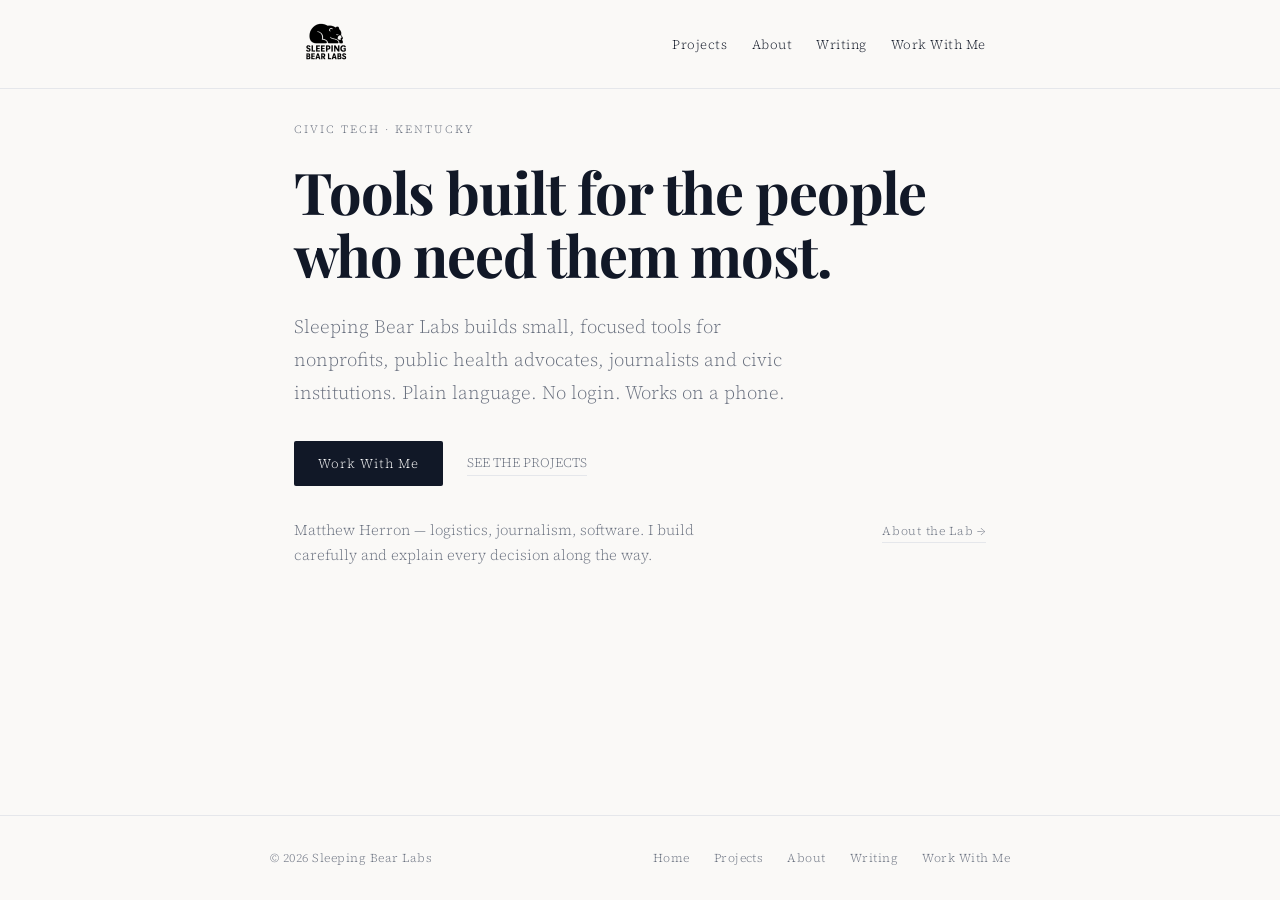
<file: index.html>
<!doctype html>
<html lang="en">
  <head>
    <meta charset="UTF-8" />
    <meta name="viewport" content="width=device-width, initial-scale=1.0" />
    <title>Sleeping Bear Labs – Civic Tech Tools for Kentucky</title>
    <meta
      name="description"
      content="Sleeping Bear Labs is a civic tech workshop building practical, plain-language tools for Kentucky and beyond."
    />
    <link rel="canonical" href="https://sleepingbear.us/" />
    <meta property="og:type" content="website" />
    <meta property="og:url" content="https://sleepingbear.us/" />
    <meta
      property="og:title"
      content="Sleeping Bear Labs – Civic Tech Tools for Kentucky"
    />
    <meta
      property="og:description"
      content="Sleeping Bear Labs is a civic tech workshop building practical, plain-language tools for Kentucky and beyond."
    />
    <meta
      property="og:image"
      content="https://sleepingbear.us/images/logo-sleepingbearlabs.png"
    />
    <meta property="og:image:alt" content="Sleeping Bear Labs logo" />
    <link rel="stylesheet" href="styles.css" />
  </head>
  <body>
    <header>
      <nav>
        <div class="nav-container">
          <div class="logo">
            <a href="index.html">
              <img
                src="images/logo-sleepingbearlabs.png"
                alt="Sleeping Bear Labs"
                height="32"
              />
            </a>
          </div>
          <button
            class="hamburger"
            id="hamburger"
            aria-label="Toggle navigation"
            aria-expanded="false"
            aria-controls="navLinks"
          >
            <span class="bar"></span>
            <span class="bar"></span>
            <span class="bar"></span>
          </button>
          <ul class="nav-links" id="navLinks">
            <li><a href="projects.html">Projects</a></li>
            <li><a href="about.html">About</a></li>
            <li><a href="writing.html">Writing</a></li>
            <li><a href="work-with-me.html">Work With Me</a></li>
          </ul>
        </div>
      </nav>
    </header>

    <div class="main-content">
      <main>
        <!-- Hero -->
        <section class="sbl-hero">
          <span class="sbl-eyebrow">Civic Tech · Kentucky</span>
          <h1>Tools built for the people who need them most.</h1>
          <p class="sbl-subhead">
            Sleeping Bear Labs builds small, focused tools for nonprofits,
            public health advocates, journalists and civic institutions. Plain
            language. No login. Works on a phone.
          </p>
          <div class="sbl-cta-row">
            <a class="sbl-cta-primary" href="work-with-me.html">Work With Me</a>
            <a class="sbl-cta-secondary" href="#projects">SEE THE PROJECTS</a>
          </div>
        </section>

        <!-- Bio strip -->
        <div class="sbl-bio">
          <p class="sbl-bio-text">
            Matthew Herron — logistics, journalism, software. I build carefully
            and explain every decision along the way.
          </p>
          <a class="sbl-bio-link" href="about.html">About the Lab →</a>
        </div>
      </main>
    </div>

    <footer class="sbl-footer">
      <div class="sbl-footer-inner">
        <span class="sbl-footer-copy">&copy; 2026 Sleeping Bear Labs</span>
        <nav class="sbl-footer-nav">
          <a href="index.html">Home</a>
          <a href="projects.html">Projects</a>
          <a href="about.html">About</a>
          <a href="writing.html">Writing</a>
          <a href="work-with-me.html">Work With Me</a>
        </nav>
      </div>
    </footer>

    <script src="main.js"></script>
  </body>
</html>
</file>
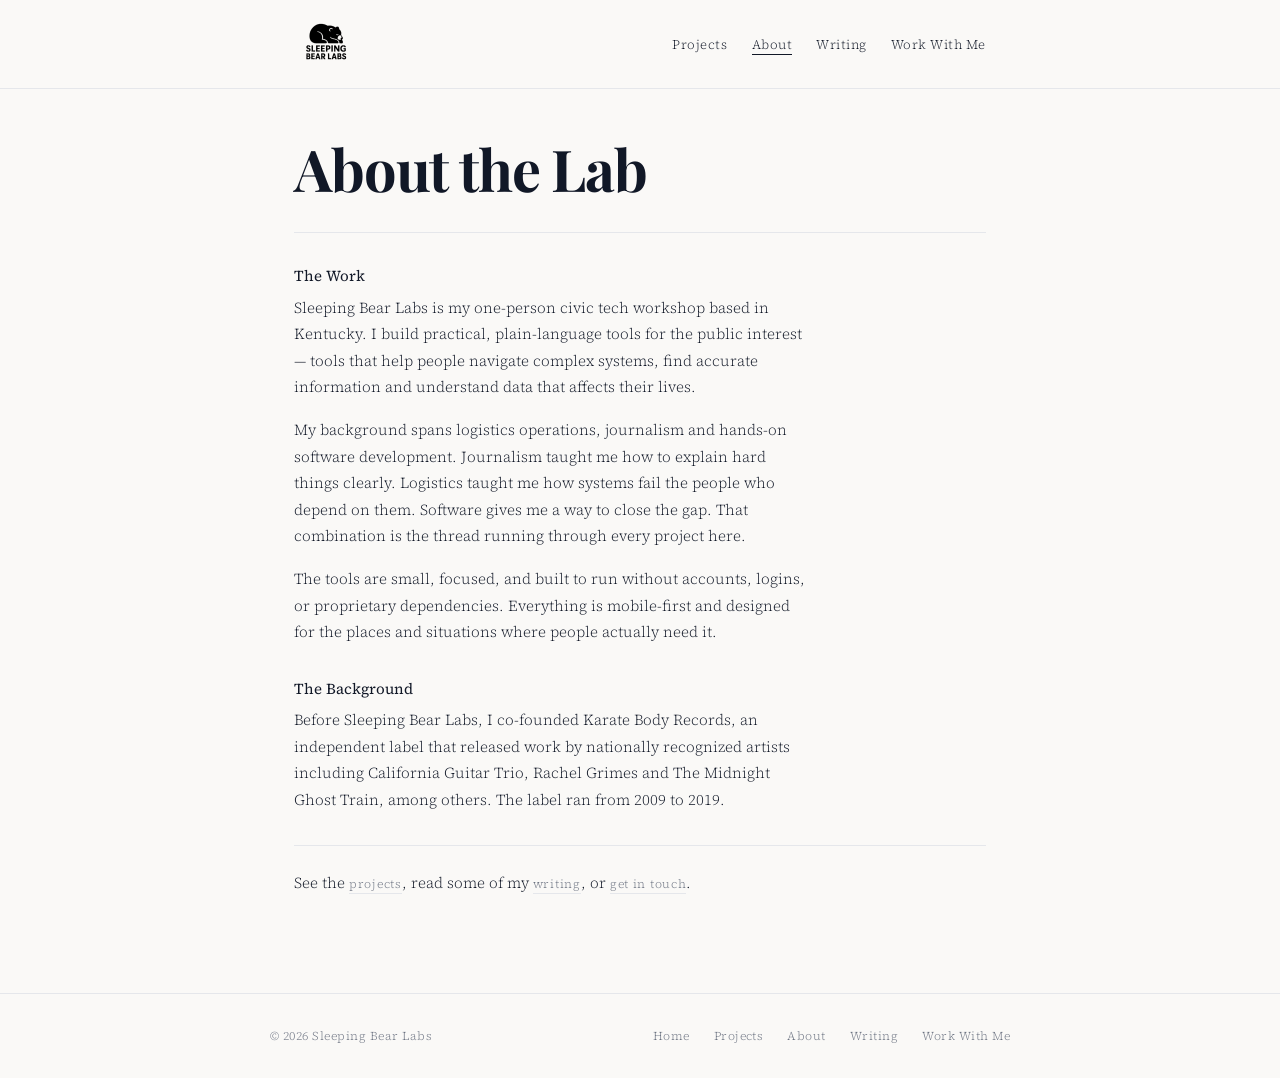
<file: about.html>
<!doctype html>
<html lang="en">
  <head>
    <meta charset="UTF-8" />
    <meta name="viewport" content="width=device-width, initial-scale=1.0" />
    <title>About the Lab – Sleeping Bear Labs</title>
    <meta
      name="description"
      content="Sleeping Bear Labs is a one-person civic tech workshop in Kentucky, building plain-language tools for nonprofits, public health organizations, and civic institutions."
    />
    <link rel="canonical" href="https://sleepingbear.us/about.html" />
    <meta property="og:type" content="website" />
    <meta property="og:url" content="https://sleepingbear.us/about.html" />
    <meta property="og:title" content="About the Lab – Sleeping Bear Labs" />
    <meta
      property="og:description"
      content="Sleeping Bear Labs is a one-person civic tech workshop in Kentucky, building plain-language tools for nonprofits, public health organizations, and civic institutions."
    />
    <meta
      property="og:image"
      content="https://sleepingbear.us/images/logo-sleepingbearlabs.png"
    />
    <meta property="og:image:alt" content="Sleeping Bear Labs logo" />
    <link rel="stylesheet" href="styles.css" />
  </head>
  <body>
    <header>
      <nav>
        <div class="nav-container">
          <div class="logo">
            <a href="index.html">
              <img
                src="images/logo-sleepingbearlabs.png"
                alt="Sleeping Bear Labs"
                height="32"
              />
            </a>
          </div>
          <button
            class="hamburger"
            id="hamburger"
            aria-label="Toggle navigation"
            aria-expanded="false"
            aria-controls="navLinks"
          >
            <span class="bar"></span>
            <span class="bar"></span>
            <span class="bar"></span>
          </button>
          <ul class="nav-links" id="navLinks">
            <li><a href="projects.html">Projects</a></li>
            <li><a href="about.html" class="active">About</a></li>
            <li><a href="writing.html">Writing</a></li>
            <li><a href="work-with-me.html">Work With Me</a></li>
          </ul>
        </div>
      </nav>
    </header>

    <div class="main-content">
      <main>
        <section class="sbl-page-hero">
          <h1>About the Lab</h1>
        </section>

        <section class="sbl-prose">
          <hr />

          <h3>The Work</h3>
          <p>
            Sleeping Bear Labs is my one-person civic tech workshop based in
            Kentucky. I build practical, plain-language tools for the public
            interest — tools that help people navigate complex systems, find
            accurate information and understand data that affects their lives.
          </p>
          <p>
            My background spans logistics operations, journalism and hands-on
            software development. Journalism taught me how to explain hard
            things clearly. Logistics taught me how systems fail the people who
            depend on them. Software gives me a way to close the gap. That
            combination is the thread running through every project here.
          </p>
          <p>
            The tools are small, focused, and built to run without accounts,
            logins, or proprietary dependencies. Everything is mobile-first and
            designed for the places and situations where people actually need
            it.
          </p>

          <h3>The Background</h3>
          <p>
            Before Sleeping Bear Labs, I co-founded Karate Body Records, an
            independent label that released work by nationally recognized
            artists including California Guitar Trio, Rachel Grimes and The
            Midnight Ghost Train, among others. The label ran from 2009 to 2019.
          </p>

          <div class="sbl-cta-block">
            <p>
              See the <a href="projects.html">projects</a>, read some of my
              <a href="writing.html">writing</a>, or
              <a href="work-with-me.html">get in touch</a>.
            </p>
          </div>
        </section>
      </main>
    </div>

    <footer class="sbl-footer">
      <div class="sbl-footer-inner">
        <span class="sbl-footer-copy">&copy; 2026 Sleeping Bear Labs</span>
        <nav class="sbl-footer-nav">
          <a href="index.html">Home</a>
          <a href="projects.html">Projects</a>
          <a href="about.html">About</a>
          <a href="writing.html">Writing</a>
          <a href="work-with-me.html">Work With Me</a>
        </nav>
      </div>
    </footer>

    <script src="main.js"></script>
  </body>
</html>
</file>
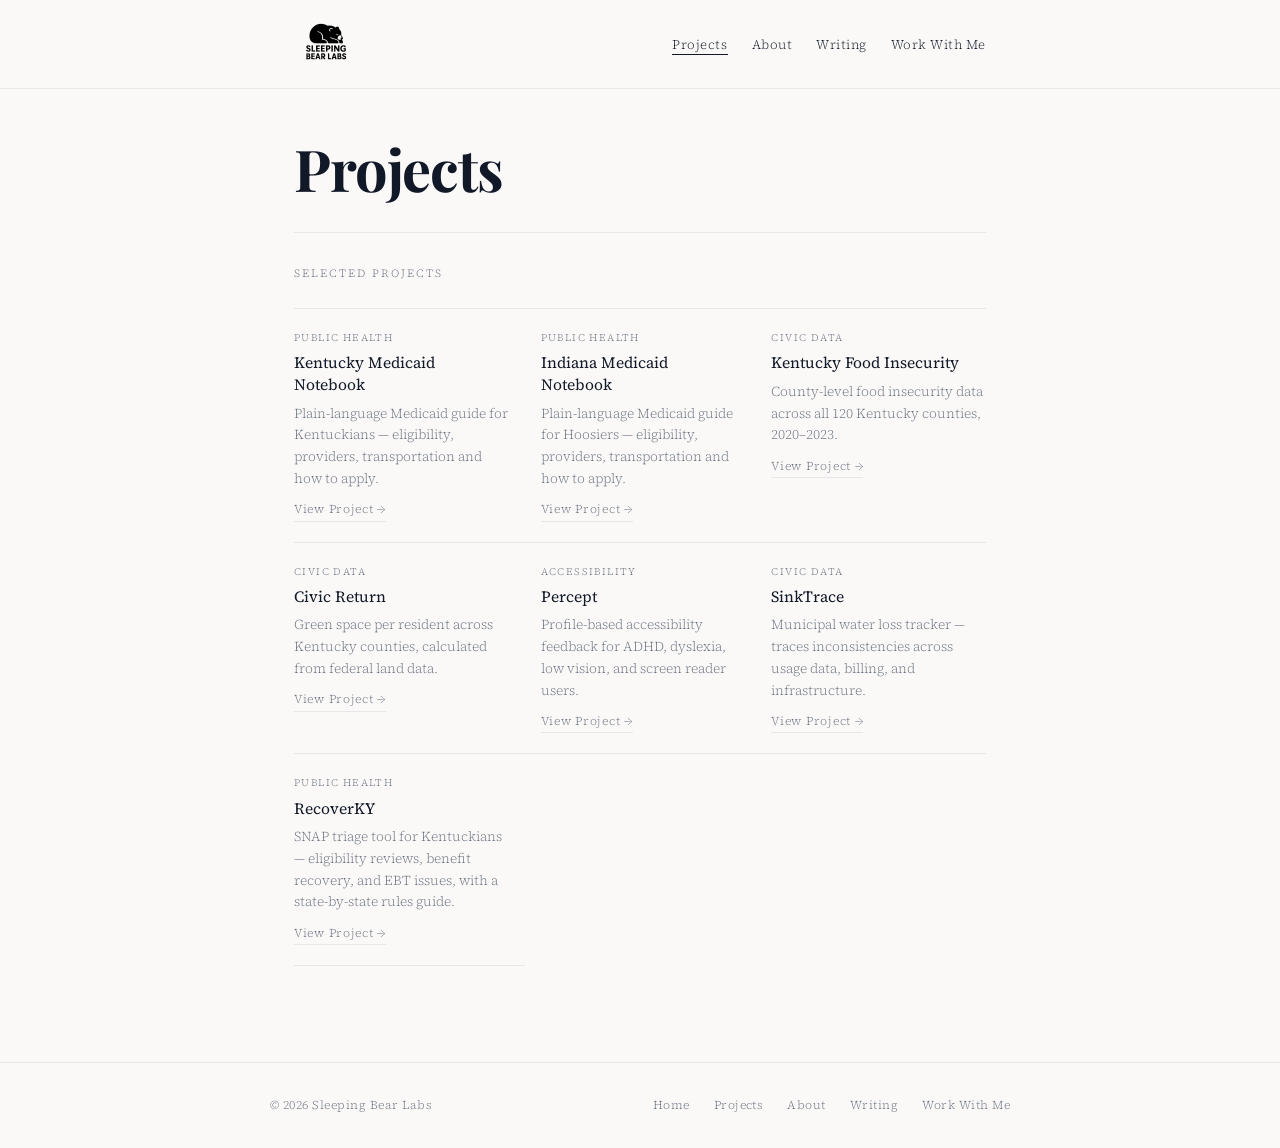
<file: projects.html>
<!doctype html>
<html lang="en">
  <head>
    <meta charset="UTF-8" />
    <meta name="viewport" content="width=device-width, initial-scale=1.0" />
    <title>Projects – Sleeping Bear Labs</title>
    <meta
      name="description"
      content="Civic tech tools built by Sleeping Bear Labs for Kentucky and beyond — public health, field safety, civic data, and accessibility."
    />
    <link rel="canonical" href="https://sleepingbear.us/projects.html" />
    <meta property="og:type" content="website" />
    <meta property="og:url" content="https://sleepingbear.us/projects.html" />
    <meta property="og:title" content="Projects – Sleeping Bear Labs" />
    <meta property="og:description" content="Civic tech tools built by Sleeping Bear Labs for Kentucky and beyond — public health, field safety, civic data, and accessibility." />
    <meta property="og:image" content="https://sleepingbear.us/images/logo-sleepingbearlabs.png" />
    <meta property="og:image:alt" content="Sleeping Bear Labs logo" />
    <script type="application/ld+json">
      {
        "@context": "https://schema.org",
        "@type": "ItemList",
        "name": "Sleeping Bear Labs Projects",
        "itemListElement": [
          {
            "@type": "ListItem",
            "position": 1,
            "url": "https://kentuckymedicaidnotebook.org",
            "name": "Kentucky Medicaid Notebook – Plain-Language Medicaid Guide"
          },
          {
            "@type": "ListItem",
            "position": 2,
            "url": "https://indianamedicaidnotebook.org",
            "name": "Indiana Medicaid Notebook – Plain-Language Medicaid Guide"
          },
          {
            "@type": "ListItem",
            "position": 3,
            "url": "https://mwh-max.github.io/kentucky-food-insecurity/",
            "name": "Kentucky Food Insecurity – County-Level Data Tool"
          },
          {
            "@type": "ListItem",
            "position": 5,
            "url": "https://mwh-max.github.io/civic-return",
            "name": "Civic Return – Green Space per Resident Calculator"
          },
          {
            "@type": "ListItem",
            "position": 6,
            "url": "https://mwh-max.github.io/percept",
            "name": "Percept – Accessibility Audit Tool"
          },
          {
            "@type": "ListItem",
            "position": 7,
            "url": "https://mwh-max.github.io/sink-trace",
            "name": "SinkTrace – Municipal Water Loss Tracker"
          },
          {
            "@type": "ListItem",
            "position": 8,
            "url": "https://recoverky.health",
            "name": "RecoverKY – Plain-Language SNAP Triage Tool"
          }
        ]
      }
    </script>
    <link rel="stylesheet" href="styles.css" />
    <style>
      .sbl-grid { grid-template-columns: repeat(3, 1fr); }

      /* No vertical rules — horizontal only */
      .sbl-cell { border-right: none; padding-left: 1rem; padding-right: 1rem; }
      .sbl-cell:nth-child(odd) { border-right: none; }
      .sbl-cell:nth-child(3n+1) { padding-left: 0; }
      .sbl-cell:nth-child(3n) { padding-right: 0; }
      .sbl-cell:last-child { grid-column: auto; max-width: 100%; }

      @media (max-width: 860px) {
        .sbl-grid { grid-template-columns: repeat(2, 1fr); }
      }
      @media (max-width: 560px) {
        .sbl-grid { grid-template-columns: 1fr; }
        .sbl-cell { padding-left: 0; padding-right: 0; }
      }
    </style>
  </head>
  <body>
    <header>
      <nav>
        <div class="nav-container">
          <div class="logo">
            <a href="index.html">
              <img
                src="images/logo-sleepingbearlabs.png"
                alt="Sleeping Bear Labs"
                height="32"
              />
            </a>
          </div>
          <button
            class="hamburger"
            id="hamburger"
            aria-label="Toggle navigation"
            aria-expanded="false"
            aria-controls="navLinks"
          >
            <span class="bar"></span>
            <span class="bar"></span>
            <span class="bar"></span>
          </button>
          <ul class="nav-links" id="navLinks">
            <li><a href="projects.html" class="active">Projects</a></li>
            <li><a href="about.html">About</a></li>
            <li><a href="writing.html">Writing</a></li>
            <li><a href="work-with-me.html">Work With Me</a></li>
          </ul>
        </div>
      </nav>
    </header>

    <div class="main-content">
      <main>

        <!-- Hero -->
        <section class="sbl-page-hero">
          <h1>Projects</h1>
        </section>

        <!-- Projects grid -->
        <section id="projects" class="sbl-projects">
          <hr class="sbl-section-divider" />
          <span class="sbl-section-label">Selected Projects</span>
          <div class="sbl-grid">


            <div class="sbl-cell">
              <span class="sbl-tag">Public Health</span>
              <p class="sbl-title"><a href="projects/kymn.html">Kentucky Medicaid Notebook</a></p>
              <p class="sbl-desc">Plain-language Medicaid guide for Kentuckians — eligibility, providers, transportation and how to apply.</p>
              <a class="sbl-view-link" href="projects/kymn.html">View Project →</a>
            </div>

            <div class="sbl-cell">
              <span class="sbl-tag">Public Health</span>
              <p class="sbl-title"><a href="projects/indianamn.html">Indiana Medicaid Notebook</a></p>
              <p class="sbl-desc">Plain-language Medicaid guide for Hoosiers — eligibility, providers, transportation and how to apply.</p>
              <a class="sbl-view-link" href="projects/indianamn.html">View Project →</a>
            </div>

            <div class="sbl-cell">
              <span class="sbl-tag">Civic Data</span>
              <p class="sbl-title"><a href="https://mwh-max.github.io/kentucky-food-insecurity/" target="_blank" rel="noopener">Kentucky Food Insecurity</a></p>
              <p class="sbl-desc">County-level food insecurity data across all 120 Kentucky counties, 2020–2023.</p>
              <a class="sbl-view-link" href="https://mwh-max.github.io/kentucky-food-insecurity/" target="_blank" rel="noopener">View Project →</a>
            </div>

            <div class="sbl-cell">
              <span class="sbl-tag">Civic Data</span>
              <p class="sbl-title"><a href="projects/civicreturn.html">Civic Return</a></p>
              <p class="sbl-desc">Green space per resident across Kentucky counties, calculated from federal land data.</p>
              <a class="sbl-view-link" href="projects/civicreturn.html">View Project →</a>
            </div>

            <div class="sbl-cell">
              <span class="sbl-tag">Accessibility</span>
              <p class="sbl-title"><a href="projects/percept.html">Percept</a></p>
              <p class="sbl-desc">Profile-based accessibility feedback for ADHD, dyslexia, low vision, and screen reader users.</p>
              <a class="sbl-view-link" href="projects/percept.html">View Project →</a>
            </div>

            <div class="sbl-cell">
              <span class="sbl-tag">Civic Data</span>
              <p class="sbl-title"><a href="projects/sinktrace.html">SinkTrace</a></p>
              <p class="sbl-desc">Municipal water loss tracker — traces inconsistencies across usage data, billing, and infrastructure.</p>
              <a class="sbl-view-link" href="projects/sinktrace.html">View Project →</a>
            </div>

            <div class="sbl-cell">
              <span class="sbl-tag">Public Health</span>
              <p class="sbl-title"><a href="projects/recoverky.html">RecoverKY</a></p>
              <p class="sbl-desc">SNAP triage tool for Kentuckians — eligibility reviews, benefit recovery, and EBT issues, with a state-by-state rules guide.</p>
              <a class="sbl-view-link" href="projects/recoverky.html">View Project →</a>
            </div>

          </div>
        </section>

      </main>
    </div>

    <footer class="sbl-footer">
      <div class="sbl-footer-inner">
        <span class="sbl-footer-copy">&copy; 2026 Sleeping Bear Labs</span>
        <nav class="sbl-footer-nav">
          <a href="index.html">Home</a>
          <a href="projects.html">Projects</a>
          <a href="about.html">About</a>
          <a href="writing.html">Writing</a>
          <a href="work-with-me.html">Work With Me</a>
        </nav>
      </div>
    </footer>

    <script src="main.js"></script>
  </body>
</html>
</file>
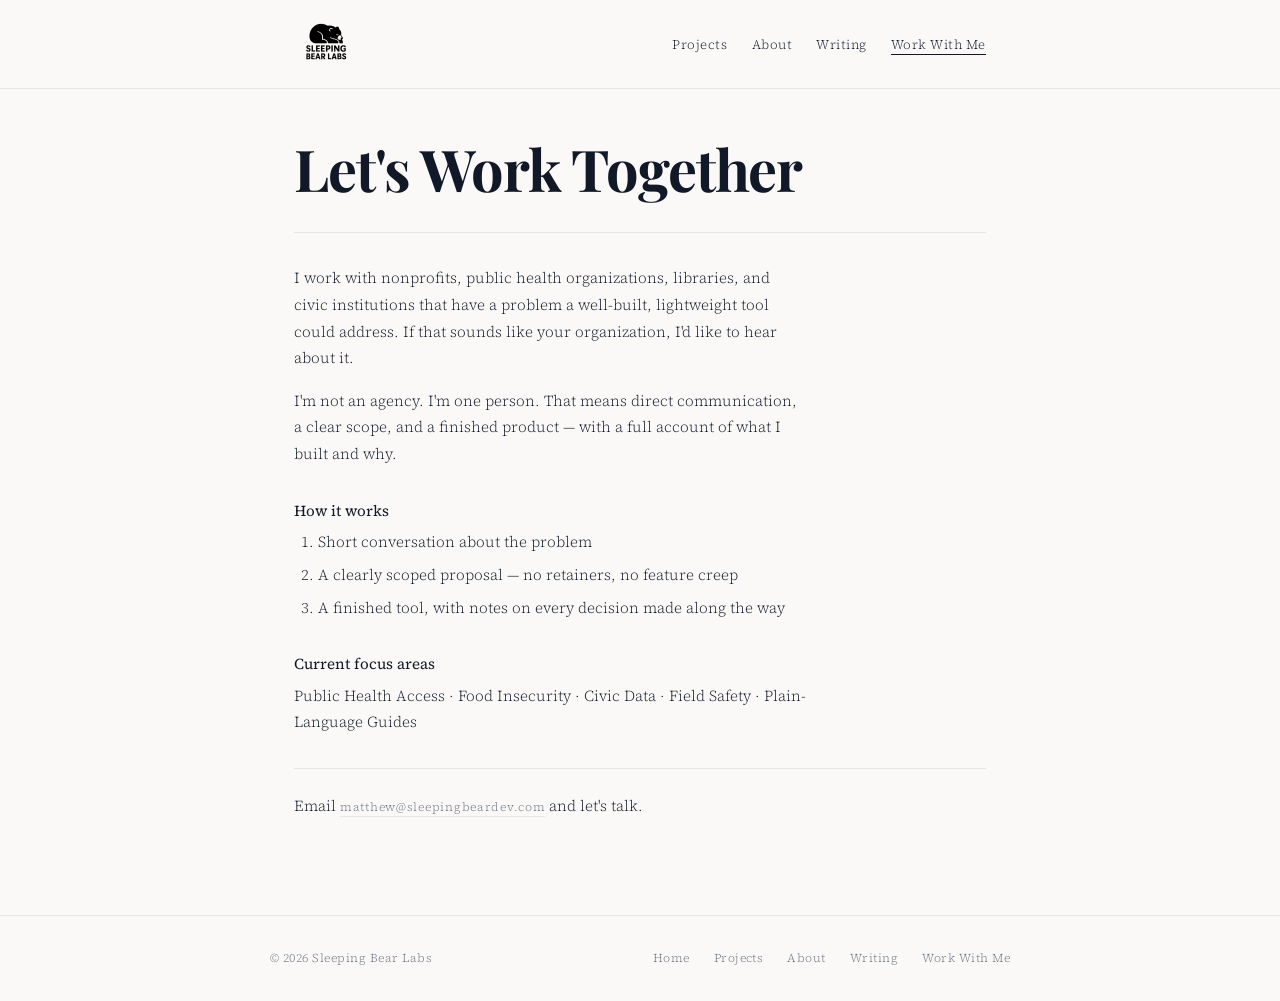
<file: work-with-me.html>
<!doctype html>
<html lang="en">
  <head>
    <meta charset="UTF-8" />
    <meta name="viewport" content="width=device-width, initial-scale=1.0" />
    <title>Let's Work Together – Sleeping Bear Labs</title>
    <meta
      name="description"
      content="I work with nonprofits, public health organizations, libraries, and civic institutions to build small, focused tools. One person, clearly scoped work, no feature creep."
    />
    <link rel="canonical" href="https://sleepingbear.us/work-with-me.html" />
    <meta property="og:type" content="website" />
    <meta property="og:url" content="https://sleepingbear.us/work-with-me.html" />
    <meta property="og:title" content="Let's Work Together – Sleeping Bear Labs" />
    <meta property="og:description" content="I work with nonprofits, public health organizations, libraries, and civic institutions to build small, focused tools. One person, clearly scoped work, no feature creep." />
    <meta property="og:image" content="https://sleepingbear.us/images/logo-sleepingbearlabs.png" />
    <meta property="og:image:alt" content="Sleeping Bear Labs logo" />
    <link rel="stylesheet" href="styles.css" />
  </head>
  <body>
    <header>
      <nav>
        <div class="nav-container">
          <div class="logo">
            <a href="index.html">
              <img
                src="images/logo-sleepingbearlabs.png"
                alt="Sleeping Bear Labs"
                height="32"
              />
            </a>
          </div>
          <button
            class="hamburger"
            id="hamburger"
            aria-label="Toggle navigation"
            aria-expanded="false"
            aria-controls="navLinks"
          >
            <span class="bar"></span>
            <span class="bar"></span>
            <span class="bar"></span>
          </button>
          <ul class="nav-links" id="navLinks">
            <li><a href="projects.html">Projects</a></li>
            <li><a href="about.html">About</a></li>
            <li><a href="writing.html">Writing</a></li>
            <li><a href="work-with-me.html" class="active">Work With Me</a></li>
          </ul>
        </div>
      </nav>
    </header>

    <div class="main-content">
      <main>

        <section class="sbl-page-hero">
          <h1>Let's Work Together</h1>
        </section>

        <section class="sbl-prose">
          <hr />

          <p>
            I work with nonprofits, public health organizations, libraries, and
            civic institutions that have a problem a well-built, lightweight tool
            could address. If that sounds like your organization, I'd like to
            hear about it.
          </p>
          <p>
            I'm not an agency. I'm one person. That means direct
            communication, a clear scope, and a finished product — with a full
            account of what I built and why.
          </p>

          <h3>How it works</h3>
          <ol>
            <li>Short conversation about the problem</li>
            <li>A clearly scoped proposal — no retainers, no feature creep</li>
            <li>A finished tool, with notes on every decision made along the way</li>
          </ol>

          <h3>Current focus areas</h3>
          <p>Public Health Access · Food Insecurity · Civic Data · Field Safety · Plain-Language Guides</p>

          <div class="sbl-cta-block">
            <p>Email <a href="mailto:matthew@sleepingbeardev.com">matthew@sleepingbeardev.com</a> and let's talk.</p>
          </div>
        </section>

      </main>
    </div>

    <footer class="sbl-footer">
      <div class="sbl-footer-inner">
        <span class="sbl-footer-copy">&copy; 2026 Sleeping Bear Labs</span>
        <nav class="sbl-footer-nav">
          <a href="index.html">Home</a>
          <a href="projects.html">Projects</a>
          <a href="about.html">About</a>
          <a href="writing.html">Writing</a>
          <a href="work-with-me.html">Work With Me</a>
        </nav>
      </div>
    </footer>

    <script src="main.js"></script>
  </body>
</html>
</file>
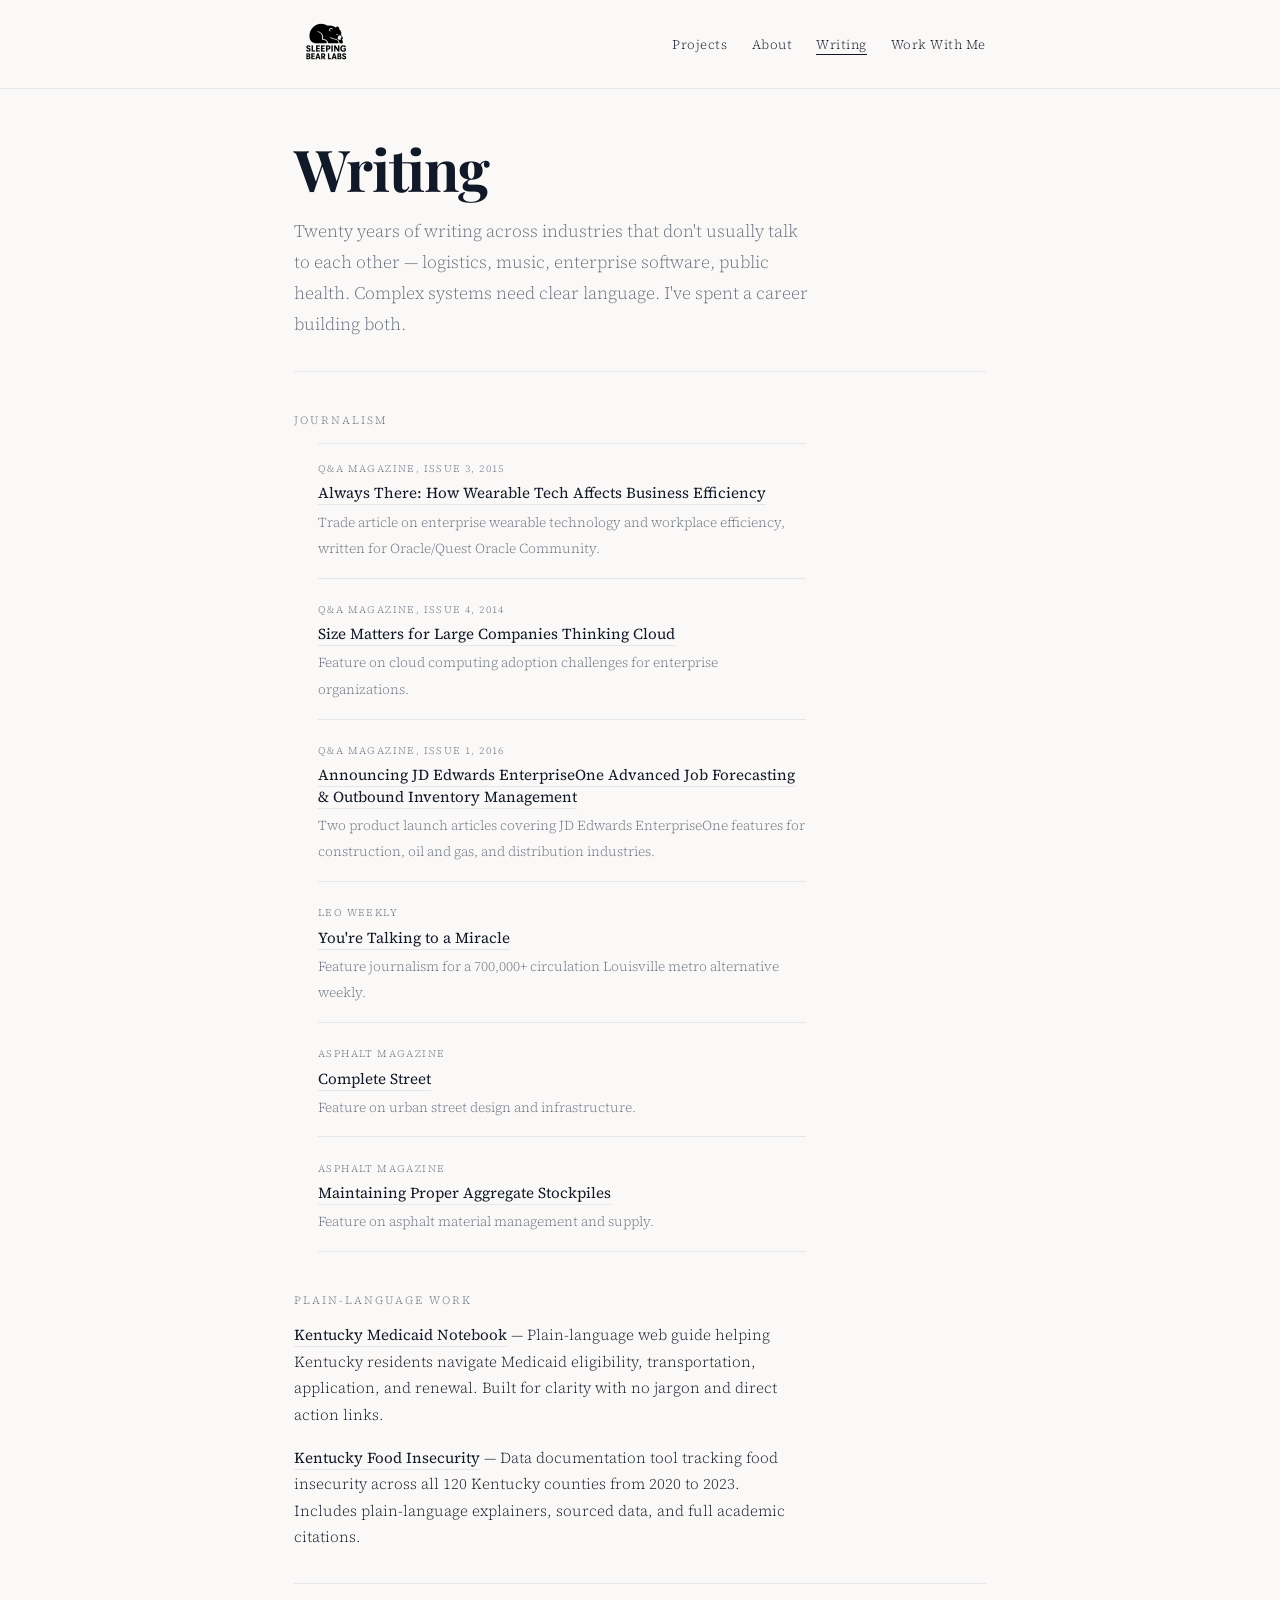
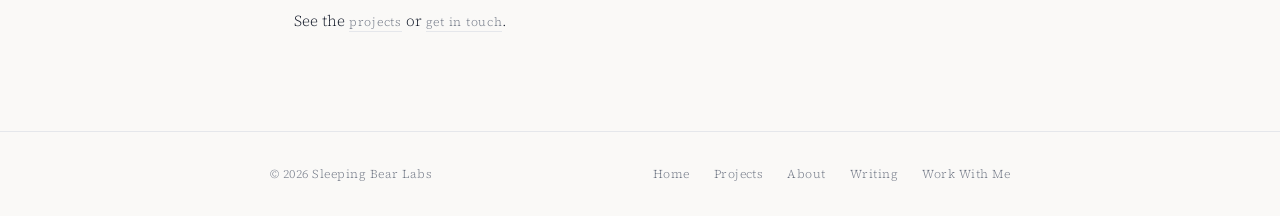
<file: writing.html>
<!doctype html>
<html lang="en">
  <head>
    <meta charset="UTF-8" />
    <meta name="viewport" content="width=device-width, initial-scale=1.0" />
    <title>Writing – Sleeping Bear Labs</title>
    <meta
      name="description"
      content="Published journalism clips and plain-language documentation by Matthew Herron at Sleeping Bear Labs."
    />
    <link rel="canonical" href="https://sleepingbear.us/writing.html" />
    <meta property="og:type" content="website" />
    <meta property="og:url" content="https://sleepingbear.us/writing.html" />
    <meta property="og:title" content="Writing – Sleeping Bear Labs" />
    <meta property="og:description" content="Published journalism clips and plain-language documentation by Matthew Herron at Sleeping Bear Labs." />
    <meta property="og:image" content="https://sleepingbear.us/images/logo-sleepingbearlabs.png" />
    <meta property="og:image:alt" content="Sleeping Bear Labs logo" />
    <script type="application/ld+json">
      {
        "@context": "https://schema.org",
        "@type": "CollectionPage",
        "name": "Writing – Sleeping Bear Labs",
        "url": "https://sleepingbear.us/writing.html",
        "description": "Published journalism clips and plain-language documentation by Matthew Herron at Sleeping Bear Labs.",
        "author": {
          "@type": "Person",
          "name": "Matthew Herron",
          "url": "https://sleepingbear.us/"
        },
        "hasPart": [
          {
            "@type": "CreativeWork",
            "name": "Always There: How Wearable Tech Affects Business Efficiency",
            "url": "https://sleepingbear.us/clips/always-there-wearable-tech-2015.pdf",
            "publisher": { "@type": "Organization", "name": "Q&A Magazine" }
          },
          {
            "@type": "CreativeWork",
            "name": "Size Matters for Large Companies Thinking Cloud",
            "url": "https://sleepingbear.us/clips/size-matters-cloud-computing-2014.pdf",
            "publisher": { "@type": "Organization", "name": "Q&A Magazine" }
          },
          {
            "@type": "CreativeWork",
            "name": "Announcing JD Edwards EnterpriseOne Advanced Job Forecasting & Outbound Inventory Management",
            "url": "https://sleepingbear.us/clips/jde-advanced-job-forecasting-2016.pdf",
            "publisher": { "@type": "Organization", "name": "Q&A Magazine" }
          },
          {
            "@type": "CreativeWork",
            "name": "You're Talking to a Miracle",
            "url": "https://www.leoweekly.com/news/youre-talking-to-a-miracle-15765124/",
            "publisher": { "@type": "Organization", "name": "LEO Weekly" }
          },
          {
            "@type": "CreativeWork",
            "name": "Complete Street",
            "url": "https://www.asphaltmagazine.com/complete-street/",
            "publisher": { "@type": "Organization", "name": "Asphalt Magazine" }
          },
          {
            "@type": "CreativeWork",
            "name": "Maintaining Proper Aggregate Stockpiles",
            "url": "https://www.asphaltmagazine.com/stockpiles/",
            "publisher": { "@type": "Organization", "name": "Asphalt Magazine" }
          }
        ]
      }
    </script>
    <link rel="stylesheet" href="styles.css" />
  </head>
  <body>
    <header>
      <nav>
        <div class="nav-container">
          <div class="logo">
            <a href="index.html">
              <img
                src="images/logo-sleepingbearlabs.png"
                alt="Sleeping Bear Labs"
                height="32"
              />
            </a>
          </div>
          <button
            class="hamburger"
            id="hamburger"
            aria-label="Toggle navigation"
            aria-expanded="false"
            aria-controls="navLinks"
          >
            <span class="bar"></span>
            <span class="bar"></span>
            <span class="bar"></span>
          </button>
          <ul class="nav-links" id="navLinks">
            <li><a href="projects.html">Projects</a></li>
            <li><a href="about.html">About</a></li>
            <li><a href="writing.html" class="active">Writing</a></li>
            <li><a href="work-with-me.html">Work With Me</a></li>
          </ul>
        </div>
      </nav>
    </header>

    <div class="main-content">
      <main>

        <section class="sbl-page-hero">
          <h1>Writing</h1>
          <p>Twenty years of writing across industries that don't usually talk to each other — logistics, music, enterprise software, public health. Complex systems need clear language. I've spent a career building both.</p>
        </section>

        <section class="sbl-prose">
          <hr />

          <h2>Journalism</h2>
          <ul class="sbl-clip-list">
            <li>
              <span class="sbl-clip-pub">Q&amp;A Magazine, Issue 3, 2015</span>
              <span class="sbl-clip-title"><a href="https://sleepingbear.us/clips/always-there-wearable-tech-2015.pdf" target="_blank" rel="noopener noreferrer">Always There: How Wearable Tech Affects Business Efficiency</a></span>
              <span class="sbl-clip-desc">Trade article on enterprise wearable technology and workplace efficiency, written for Oracle/Quest Oracle Community.</span>
            </li>
            <li>
              <span class="sbl-clip-pub">Q&amp;A Magazine, Issue 4, 2014</span>
              <span class="sbl-clip-title"><a href="https://sleepingbear.us/clips/size-matters-cloud-computing-2014.pdf" target="_blank" rel="noopener noreferrer">Size Matters for Large Companies Thinking Cloud</a></span>
              <span class="sbl-clip-desc">Feature on cloud computing adoption challenges for enterprise organizations.</span>
            </li>
            <li>
              <span class="sbl-clip-pub">Q&amp;A Magazine, Issue 1, 2016</span>
              <span class="sbl-clip-title"><a href="https://sleepingbear.us/clips/jde-advanced-job-forecasting-2016.pdf" target="_blank" rel="noopener noreferrer">Announcing JD Edwards EnterpriseOne Advanced Job Forecasting &amp; Outbound Inventory Management</a></span>
              <span class="sbl-clip-desc">Two product launch articles covering JD Edwards EnterpriseOne features for construction, oil and gas, and distribution industries.</span>
            </li>
            <li>
              <span class="sbl-clip-pub">LEO Weekly</span>
              <span class="sbl-clip-title"><a href="https://www.leoweekly.com/news/youre-talking-to-a-miracle-15765124/" target="_blank" rel="noopener noreferrer">You're Talking to a Miracle</a></span>
              <span class="sbl-clip-desc">Feature journalism for a 700,000+ circulation Louisville metro alternative weekly.</span>
            </li>
            <li>
              <span class="sbl-clip-pub">Asphalt Magazine</span>
              <span class="sbl-clip-title"><a href="https://www.asphaltmagazine.com/complete-street/" target="_blank" rel="noopener noreferrer">Complete Street</a></span>
              <span class="sbl-clip-desc">Feature on urban street design and infrastructure.</span>
            </li>
            <li>
              <span class="sbl-clip-pub">Asphalt Magazine</span>
              <span class="sbl-clip-title"><a href="https://www.asphaltmagazine.com/stockpiles/" target="_blank" rel="noopener noreferrer">Maintaining Proper Aggregate Stockpiles</a></span>
              <span class="sbl-clip-desc">Feature on asphalt material management and supply.</span>
            </li>
          </ul>

          <h2>Plain-Language Work</h2>
          <p>
            <strong><a href="https://kentuckymedicaidnotebook.org" target="_blank" rel="noopener noreferrer">Kentucky Medicaid Notebook</a></strong> — Plain-language web guide helping Kentucky residents navigate Medicaid eligibility, transportation, application, and renewal. Built for clarity with no jargon and direct action links.
          </p>
          <p>
            <strong><a href="https://mwh-max.github.io/kentucky-food-insecurity" target="_blank" rel="noopener noreferrer">Kentucky Food Insecurity</a></strong> — Data documentation tool tracking food insecurity across all 120 Kentucky counties from 2020 to 2023. Includes plain-language explainers, sourced data, and full academic citations.
          </p>

          <div class="sbl-cta-block">
            <p>See the <a href="projects.html">projects</a> or <a href="work-with-me.html">get in touch</a>.</p>
          </div>
        </section>

      </main>
    </div>

    <footer class="sbl-footer">
      <div class="sbl-footer-inner">
        <span class="sbl-footer-copy">&copy; 2026 Sleeping Bear Labs</span>
        <nav class="sbl-footer-nav">
          <a href="index.html">Home</a>
          <a href="projects.html">Projects</a>
          <a href="about.html">About</a>
          <a href="writing.html">Writing</a>
          <a href="work-with-me.html">Work With Me</a>
        </nav>
      </div>
    </footer>

    <script src="main.js"></script>
  </body>
</html>
</file>
<file: styles.css>
@import url('https://fonts.googleapis.com/css2?family=Playfair+Display:wght@700&family=Source+Serif+4:ital,wght@0,300;0,400;1,300&display=swap');

/* =============================================
   Sleeping Bear Labs — design system (v3)
   ============================================= */

/* ---------- Design Tokens ---------- */
:root {
  --sbl-text: #111827;
  --sbl-muted: #6b7280;
  --sbl-line: #e5e7eb;
  --sbl-bg: #faf9f7;
  --sbl-surface: #ffffff;
  --sbl-radius: 2px;
}

/* ---------- Base / Reset ---------- */
* {
  box-sizing: border-box;
}

html,
body {
  height: 100%;
}

body {
  margin: 0;
  background-color: var(--sbl-bg);
  font-family: 'Source Serif 4', Georgia, serif;
  font-weight: 300;
  color: var(--sbl-text);
  line-height: 1.7;
  display: flex;
  flex-direction: column;
  min-height: 100vh;
  text-rendering: optimizeLegibility;
  -webkit-font-smoothing: antialiased;
}

img {
  max-width: 100%;
  display: block;
}

a {
  color: inherit;
  text-decoration: none;
}

:focus-visible {
  outline: 2px solid var(--sbl-text);
  outline-offset: 2px;
}

/* ---------- Navigation ---------- */
header nav {
  background: var(--sbl-bg);
  border-bottom: 0.5px solid var(--sbl-line);
  padding: 0.75rem 0;
  backdrop-filter: none;
  position: sticky;
  top: 0;
  z-index: 1000;
}

.nav-container {
  max-width: 740px;
  margin: 0 auto;
  padding: 0 1.5rem;
  display: flex;
  align-items: center;
  justify-content: space-between;
  flex-wrap: wrap;
  gap: 1rem;
}

.logo img {
  height: 64px;
  width: auto;
}

.hamburger {
  display: none;
  width: 28px;
  height: 22px;
  background: transparent;
  border: 0;
  padding: 0;
  cursor: pointer;
  flex-direction: column;
  justify-content: space-between;
}

.hamburger .bar {
  height: 3px;
  width: 100%;
  background: var(--sbl-text);
  border-radius: 2px;
  transition:
    transform 0.25s ease,
    opacity 0.25s ease;
}

.hamburger.open .bar:nth-child(1) {
  transform: translateY(9px) rotate(45deg);
}

.hamburger.open .bar:nth-child(2) {
  opacity: 0;
}

.hamburger.open .bar:nth-child(3) {
  transform: translateY(-9px) rotate(-45deg);
}

.nav-links {
  display: flex;
  align-items: center;
  gap: 1.5rem;
  list-style: none;
  margin: 0;
  padding: 0;
}

.nav-links a {
  font-family: 'Source Serif 4', Georgia, serif;
  font-weight: 300;
  font-size: 13px;
  letter-spacing: 0.04em;
  color: var(--sbl-text);
  background: none;
  padding: 0;
  border-radius: 0;
}

.nav-links a:hover {
  color: var(--sbl-muted);
  background: none;
}

.nav-links a.active {
  color: var(--sbl-text);
  background: none;
  border-bottom: 1px solid var(--sbl-text);
  padding-bottom: 1px;
}

/* ---------- Layout ---------- */
.main-content {
  flex: 1;
}

main {
  max-width: none;
  margin: 0;
  padding: 0;
}

main p,
main li {
  max-width: none;
}

/* ---------- Home Hero ---------- */
.sbl-hero {
  max-width: 740px;
  margin: 0 auto;
  padding: 2rem 1.5rem 0;
}

.sbl-eyebrow {
  display: block;
  font-family: 'Source Serif 4', Georgia, serif;
  font-weight: 300;
  font-size: 11px;
  letter-spacing: 0.18em;
  text-transform: uppercase;
  color: var(--sbl-muted);
  margin: 0 0 1.25rem;
}

.sbl-hero h1 {
  font-family: 'Playfair Display', Georgia, serif;
  font-weight: 700;
  font-size: clamp(2.4rem, 5vw, 3.6rem);
  line-height: 1.1;
  letter-spacing: -0.02em;
  color: var(--sbl-text);
  margin: 0 0 1.5rem;
}

.sbl-subhead {
  font-family: 'Source Serif 4', Georgia, serif;
  font-weight: 300;
  font-size: 1.18rem;
  line-height: 1.75;
  color: var(--sbl-muted);
  max-width: 58ch;
  margin: 0 0 2rem;
}

.sbl-cta-row {
  display: flex;
  align-items: center;
  gap: 1.5rem;
  flex-wrap: wrap;
}

.sbl-cta-primary {
  display: inline-block;
  font-family: 'Source Serif 4', Georgia, serif;
  font-size: 13px;
  letter-spacing: 0.08em;
  background: var(--sbl-text);
  color: #ffffff;
  padding: 0.7rem 1.5rem;
  border-radius: var(--sbl-radius);
  text-decoration: none;
}

.sbl-cta-primary:hover {
  background: var(--sbl-muted);
  color: #ffffff;
}

.sbl-cta-secondary {
  font-size: 13px;
  color: var(--sbl-muted);
  text-decoration: none;
  border-bottom: 0.5px solid var(--sbl-line);
  padding-bottom: 1px;
}

.sbl-cta-secondary:hover {
  color: var(--sbl-text);
}

/* ---------- Projects Grid ---------- */
.sbl-projects {
  max-width: 740px;
  margin: 0 auto;
  padding: 0 1.5rem 3rem;
}

.sbl-projects--home {
  margin-top: 3.5rem;
  padding-bottom: 0;
}

.sbl-section-divider {
  border: none;
  border-top: 0.5px solid var(--sbl-line);
  margin: 0 0 2rem;
}

.sbl-section-label {
  display: block;
  font-family: 'Source Serif 4', Georgia, serif;
  font-weight: 300;
  font-size: 11px;
  letter-spacing: 0.18em;
  text-transform: uppercase;
  color: var(--sbl-muted);
  margin-bottom: 1.5rem;
}

.sbl-grid {
  display: grid;
  grid-template-columns: 1fr 1fr;
  border-top: 0.5px solid var(--sbl-line);
}

.sbl-cell {
  border-bottom: 0.5px solid var(--sbl-line);
  padding: 1.25rem 1rem 1.25rem 0;
}

.sbl-cell:nth-child(odd) {
  border-right: 0.5px solid var(--sbl-line);
}

.sbl-cell:nth-child(even) {
  border-right: none;
  padding-left: 1rem;
}

.sbl-cell:last-child {
  grid-column: 1 / -1;
  border-right: none;
  max-width: calc(50% - 0.5rem);
  padding-right: 1rem;
}

.sbl-tag {
  display: block;
  font-family: 'Source Serif 4', Georgia, serif;
  font-weight: 300;
  font-size: 10px;
  letter-spacing: 0.14em;
  text-transform: uppercase;
  color: var(--sbl-muted);
  margin-bottom: 0.4rem;
}

.sbl-title {
  font-family: 'Source Serif 4', Georgia, serif;
  font-weight: 400;
  font-size: 0.98rem;
  line-height: 1.4;
  color: var(--sbl-text);
  margin: 0 0 0.4rem;
}

.sbl-title a {
  color: inherit;
  text-decoration: none;
}

.sbl-title a:hover {
  color: var(--sbl-muted);
}

.sbl-desc {
  font-family: 'Source Serif 4', Georgia, serif;
  font-weight: 300;
  font-size: 0.85rem;
  line-height: 1.6;
  color: var(--sbl-muted);
  margin: 0;
}

.sbl-view-link {
  display: inline-block;
  font-family: 'Source Serif 4', Georgia, serif;
  font-weight: 300;
  font-size: 12px;
  letter-spacing: 0.06em;
  color: var(--sbl-muted);
  text-decoration: none;
  border-bottom: 0.5px solid var(--sbl-line);
  padding-bottom: 1px;
  margin-top: 0.6rem;
}

.sbl-view-link:hover {
  color: var(--sbl-text);
}

/* ---------- Bio Strip (home page) ---------- */
.sbl-bio {
  max-width: 740px;
  margin: 0 auto;
  padding: 2rem 1.5rem 3rem;
  display: flex;
  justify-content: space-between;
  align-items: baseline;
  gap: 2rem;
  flex-wrap: wrap;
}

.sbl-bio-text {
  font-family: 'Source Serif 4', Georgia, serif;
  font-weight: 300;
  font-size: 0.92rem;
  line-height: 1.7;
  color: var(--sbl-muted);
  max-width: 52ch;
  margin: 0;
}

.sbl-bio-link {
  font-size: 12px;
  letter-spacing: 0.06em;
  color: var(--sbl-muted);
  text-decoration: none;
  border-bottom: 0.5px solid var(--sbl-line);
  padding-bottom: 1px;
  white-space: nowrap;
}

.sbl-bio-link:hover {
  color: var(--sbl-text);
}

/* ---------- Inner Page Hero ---------- */
.sbl-page-hero {
  max-width: 740px;
  margin: 0 auto;
  padding: 3rem 1.5rem 2rem;
}

.sbl-page-hero h1 {
  font-family: 'Playfair Display', Georgia, serif;
  font-weight: 700;
  font-size: clamp(2.4rem, 5vw, 3.6rem);
  line-height: 1.1;
  letter-spacing: -0.02em;
  color: var(--sbl-text);
  margin: 0;
}

.sbl-page-hero p {
  font-family: 'Source Serif 4', Georgia, serif;
  font-weight: 300;
  font-size: 1.1rem;
  line-height: 1.75;
  color: var(--sbl-muted);
  max-width: 58ch;
  margin: 1rem 0 0;
}

/* ---------- Inner Page Prose ---------- */
.sbl-prose {
  max-width: 740px;
  margin: 0 auto;
  padding: 0 1.5rem 3rem;
}

.sbl-prose hr {
  border: none;
  border-top: 0.5px solid var(--sbl-line);
  margin: 0 0 2rem;
}

.sbl-prose h2 {
  font-family: 'Source Serif 4', Georgia, serif;
  font-weight: 300;
  font-size: 11px;
  letter-spacing: 0.18em;
  text-transform: uppercase;
  color: var(--sbl-muted);
  margin: 2.5rem 0 0.75rem;
}

.sbl-prose h3 {
  font-family: 'Source Serif 4', Georgia, serif;
  font-weight: 400;
  font-size: 0.95rem;
  line-height: 1.4;
  color: var(--sbl-text);
  margin: 2rem 0 0.5rem;
}

.sbl-prose p {
  font-family: 'Source Serif 4', Georgia, serif;
  font-weight: 300;
  font-size: 0.95rem;
  line-height: 1.75;
  color: var(--sbl-text);
  margin: 0 0 1rem;
  max-width: 64ch;
}

.sbl-prose a {
  color: var(--sbl-text);
  border-bottom: 0.5px solid var(--sbl-line);
  padding-bottom: 1px;
}

.sbl-prose a:hover {
  color: var(--sbl-muted);
  border-bottom-color: var(--sbl-muted);
}

.sbl-prose strong {
  font-weight: 400;
}

.sbl-prose code {
  font-family: monospace;
  font-size: 0.88em;
  color: var(--sbl-muted);
}

.sbl-prose ol,
.sbl-prose ul {
  font-family: 'Source Serif 4', Georgia, serif;
  font-weight: 300;
  font-size: 0.95rem;
  line-height: 1.75;
  color: var(--sbl-text);
  padding-left: 1.5rem;
  margin: 0 0 1rem;
  max-width: 64ch;
}

.sbl-prose li {
  margin-bottom: 0.4rem;
}

/* ---------- Clip List (writing page) ---------- */
.sbl-clip-list {
  list-style: none;
  padding: 0;
  margin: 0;
}

.sbl-clip-list li {
  padding: 1rem 0;
  border-bottom: 0.5px solid var(--sbl-line);
}

.sbl-clip-list li:first-child {
  border-top: 0.5px solid var(--sbl-line);
}

.sbl-clip-pub {
  display: block;
  font-family: 'Source Serif 4', Georgia, serif;
  font-weight: 300;
  font-size: 10px;
  letter-spacing: 0.14em;
  text-transform: uppercase;
  color: var(--sbl-muted);
  margin-bottom: 0.3rem;
}

.sbl-clip-title {
  display: block;
  font-family: 'Source Serif 4', Georgia, serif;
  font-weight: 400;
  font-size: 0.95rem;
  line-height: 1.4;
  color: var(--sbl-text);
  margin-bottom: 0.3rem;
}

.sbl-clip-title a {
  color: inherit;
  border-bottom: 0.5px solid var(--sbl-line);
  padding-bottom: 1px;
}

.sbl-clip-title a:hover {
  color: var(--sbl-muted);
  border-bottom-color: var(--sbl-muted);
}

.sbl-clip-desc {
  font-family: 'Source Serif 4', Georgia, serif;
  font-weight: 300;
  font-size: 0.85rem;
  line-height: 1.6;
  color: var(--sbl-muted);
  margin: 0;
}

/* ---------- Project Links ---------- */
.sbl-project-links {
  margin-top: 2rem;
  padding-top: 1.5rem;
  border-top: 0.5px solid var(--sbl-line);
  display: flex;
  gap: 1.5rem;
  flex-wrap: wrap;
}

.sbl-project-links a {
  display: inline-block;
  font-family: 'Source Serif 4', Georgia, serif;
  font-weight: 300;
  font-size: 12px;
  letter-spacing: 0.06em;
  color: var(--sbl-muted);
  text-decoration: none;
  border-bottom: 0.5px solid var(--sbl-line);
  padding-bottom: 1px;
}

.sbl-project-links a:hover {
  color: var(--sbl-text);
}

/* ---------- CTA Block ---------- */
.sbl-cta-block {
  margin-top: 2rem;
  padding-top: 1.5rem;
  border-top: 0.5px solid var(--sbl-line);
}

.sbl-cta-block p {
  margin: 0;
}

.sbl-cta-block a {
  font-family: 'Source Serif 4', Georgia, serif;
  font-weight: 300;
  font-size: 12px;
  letter-spacing: 0.06em;
  color: var(--sbl-muted);
  text-decoration: none;
  border-bottom: 0.5px solid var(--sbl-line);
  padding-bottom: 1px;
}

.sbl-cta-block a:hover {
  color: var(--sbl-text);
}

/* ---------- Footer ---------- */
.sbl-footer {
  border-top: 0.5px solid var(--sbl-line);
  padding: 2rem 1.5rem;
  margin-top: 3rem;
}

.sbl-footer-inner {
  max-width: 740px;
  margin: 0 auto;
  display: flex;
  justify-content: space-between;
  align-items: baseline;
  flex-wrap: wrap;
  gap: 1rem;
}

.sbl-footer-copy {
  font-family: 'Source Serif 4', serif;
  font-weight: 300;
  font-size: 12px;
  letter-spacing: 0.04em;
  color: var(--sbl-muted);
}

.sbl-footer-nav {
  display: flex;
  gap: 1.5rem;
  flex-wrap: wrap;
}

.sbl-footer-nav a {
  font-family: 'Source Serif 4', serif;
  font-weight: 300;
  font-size: 12px;
  letter-spacing: 0.04em;
  color: var(--sbl-muted);
  text-decoration: none;
}

.sbl-footer-nav a:hover {
  color: var(--sbl-text);
}

/* ---------- Mobile Nav ---------- */
@media (max-width: 860px) {
  .hamburger {
    display: flex;
  }

  .nav-links {
    display: none;
    position: absolute;
    left: 0;
    right: 0;
    top: 100%;
    background: var(--sbl-bg);
    border-bottom: 0.5px solid var(--sbl-line);
    padding: 0.75rem 1.5rem;
    flex-direction: column;
    align-items: stretch;
    gap: 0;
  }

  .nav-links.show {
    display: flex;
  }

  .nav-links a {
    padding: 0.5rem 0;
  }

  .nav-links a.active {
    padding: 0.5rem 0;
    border-bottom: none;
  }
}

/* ---------- Mobile Layout ---------- */
@media (max-width: 600px) {
  .sbl-hero,
  .sbl-projects,
  .sbl-bio {
    padding-left: 1rem;
    padding-right: 1rem;
  }

  .sbl-grid {
    grid-template-columns: 1fr;
  }

  .sbl-cell {
    border-right: none !important;
    padding: 1.25rem 0;
  }

  .sbl-cell:last-child {
    grid-column: auto;
    max-width: 100%;
    padding-right: 0;
  }

  .sbl-bio {
    flex-direction: column;
    padding-bottom: 1.5rem;
  }

  .sbl-bio-link {
    margin-top: 0.5rem;
  }

  .sbl-footer {
    padding: 2rem 1rem;
    margin-top: 0;
  }

  .sbl-footer-inner {
    flex-direction: column;
    gap: 0.75rem;
  }

  .sbl-footer-nav {
    flex-direction: column;
    gap: 0.5rem;
  }

  .sbl-page-hero {
    padding: 2rem 1rem 1.5rem;
  }

  .sbl-prose {
    padding: 0 1rem 2rem;
  }
}

/* ---------- Reduced Motion ---------- */
@media (prefers-reduced-motion: reduce) {
  * {
    animation-duration: 0.001ms !important;
    animation-iteration-count: 1 !important;
    transition: none !important;
  }
}
</file>
